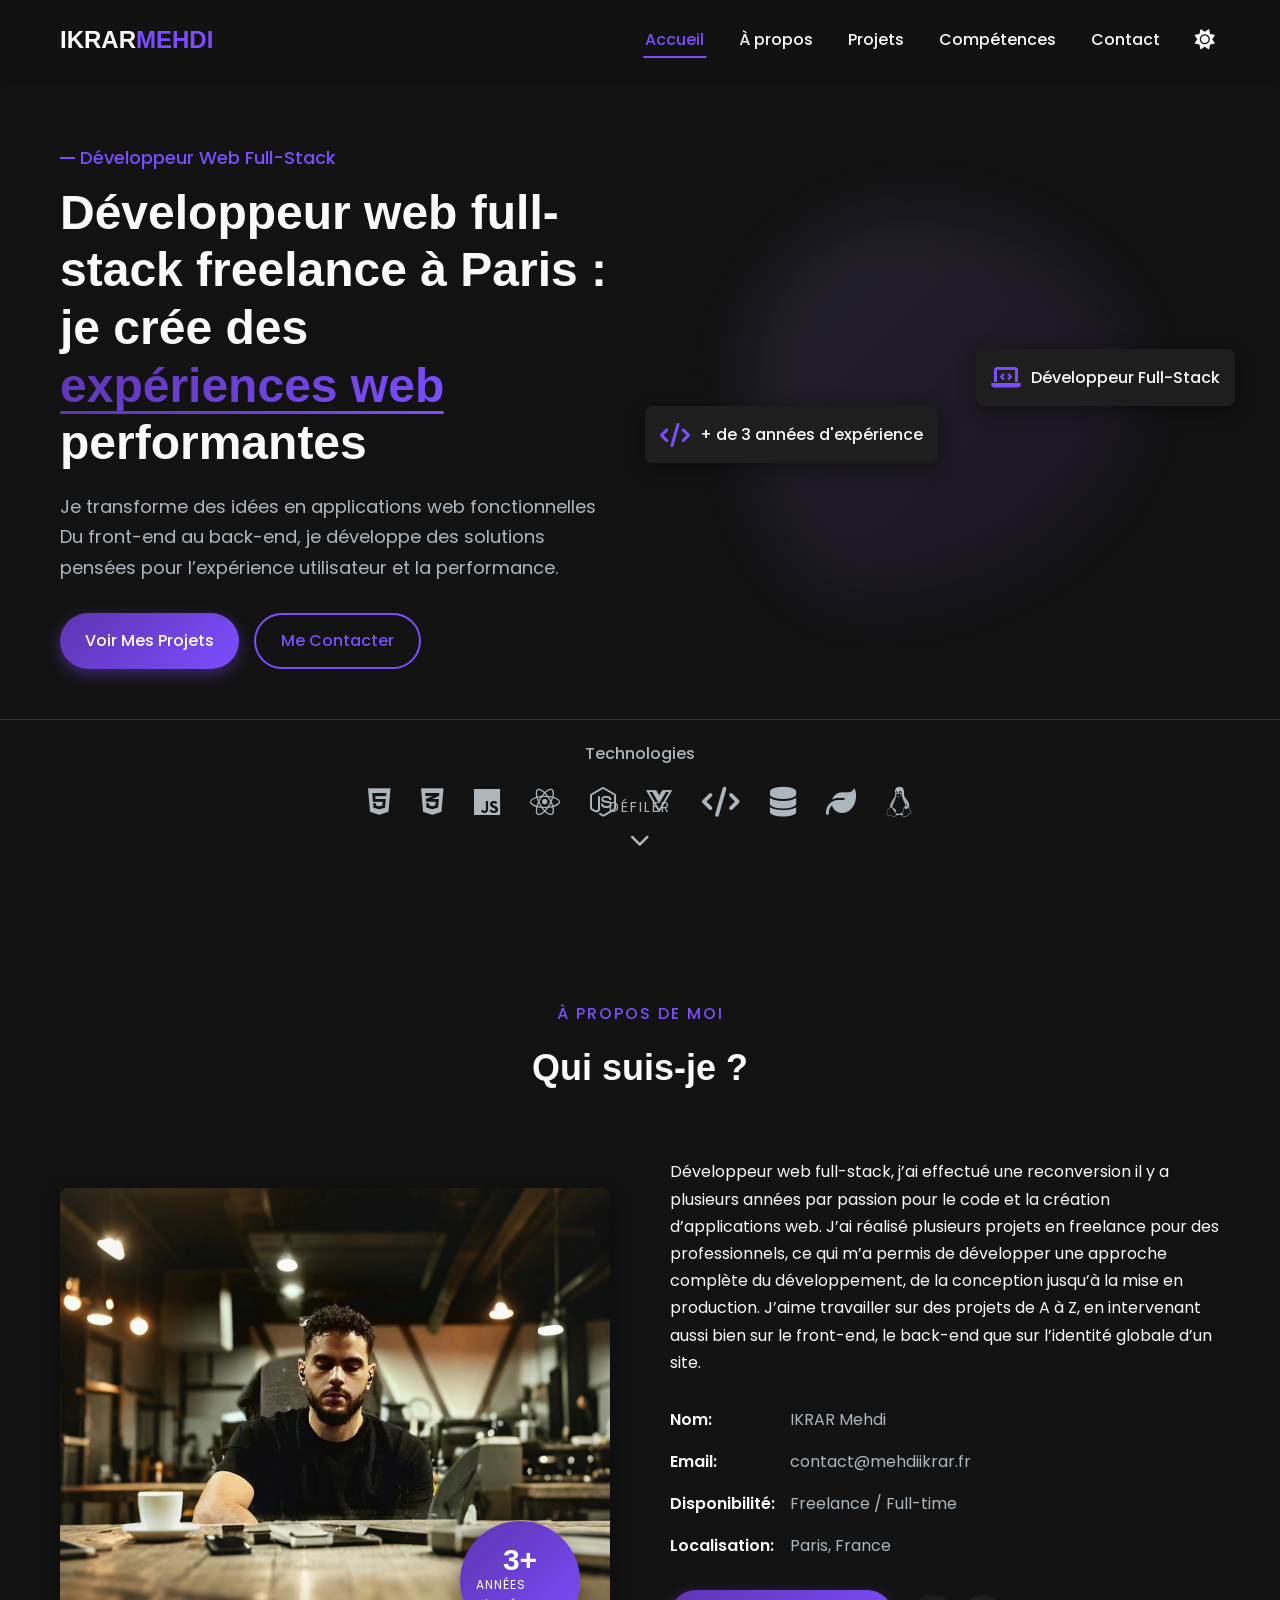
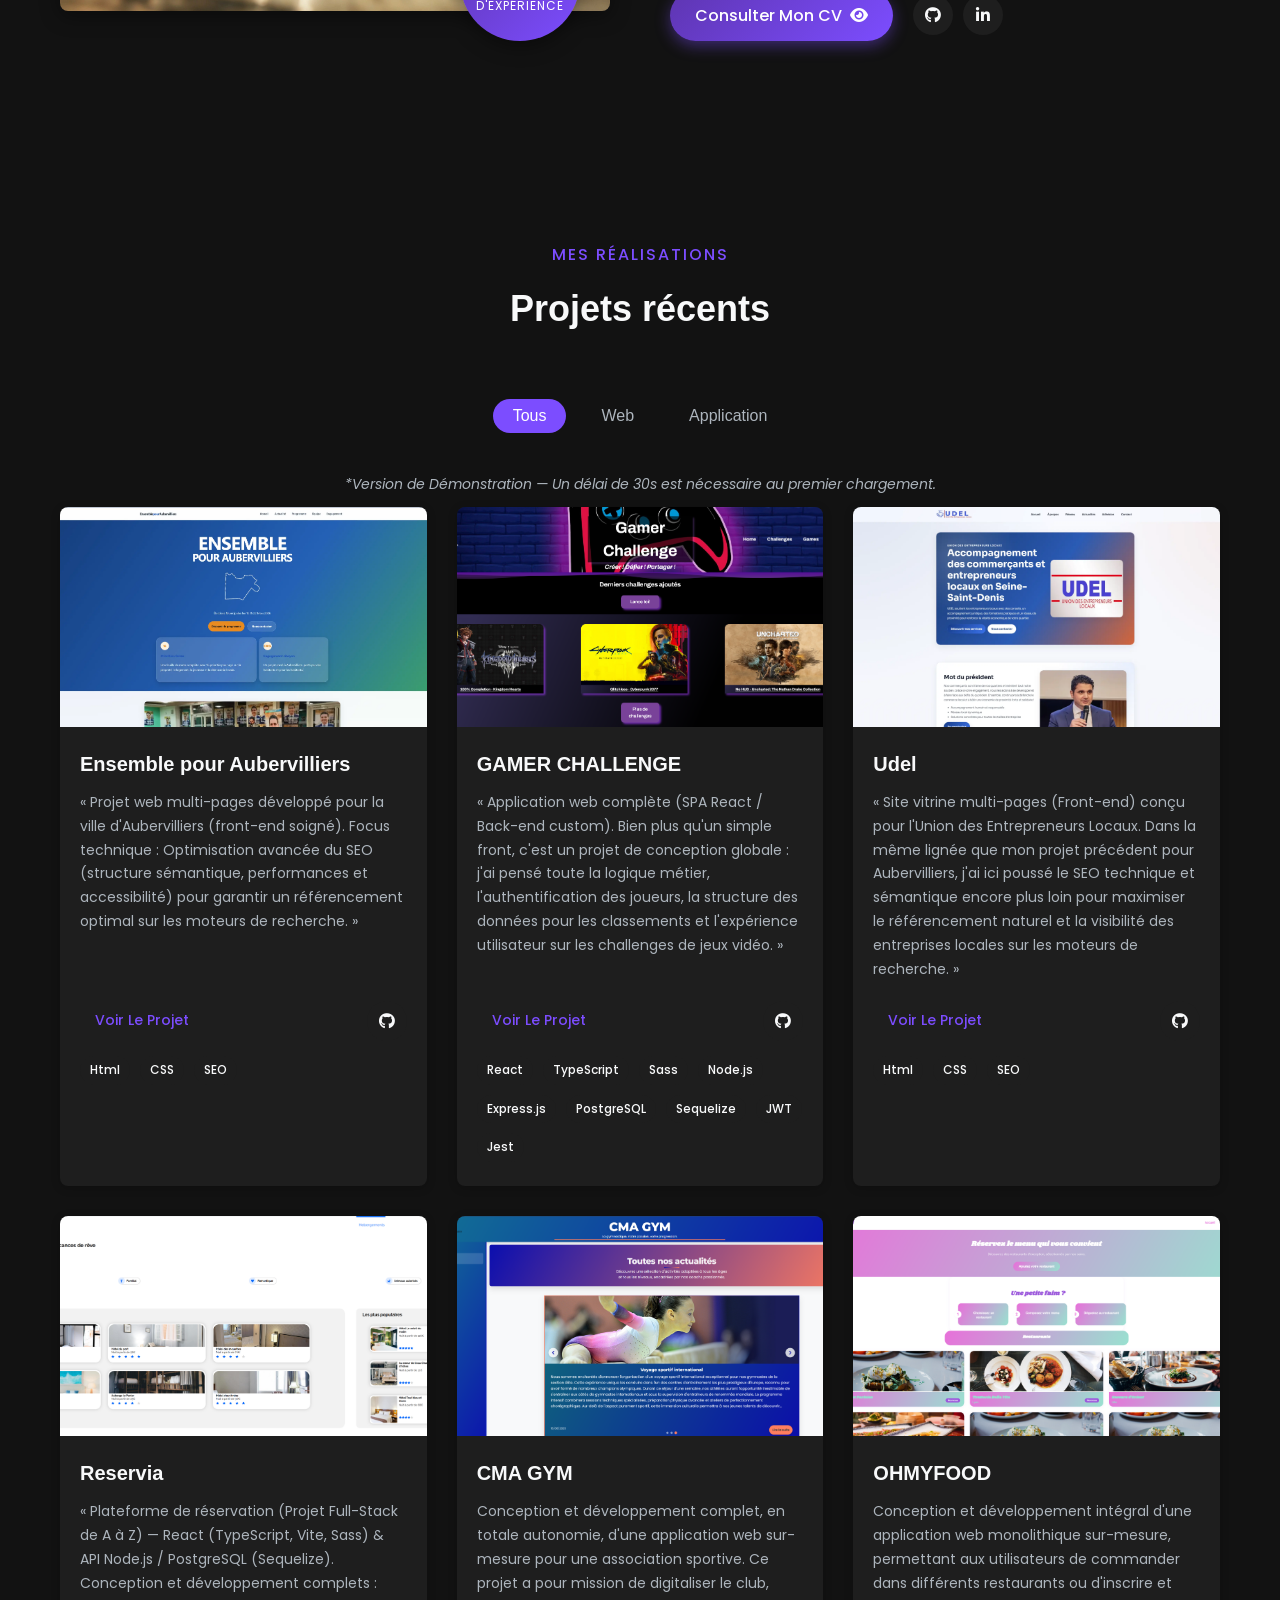
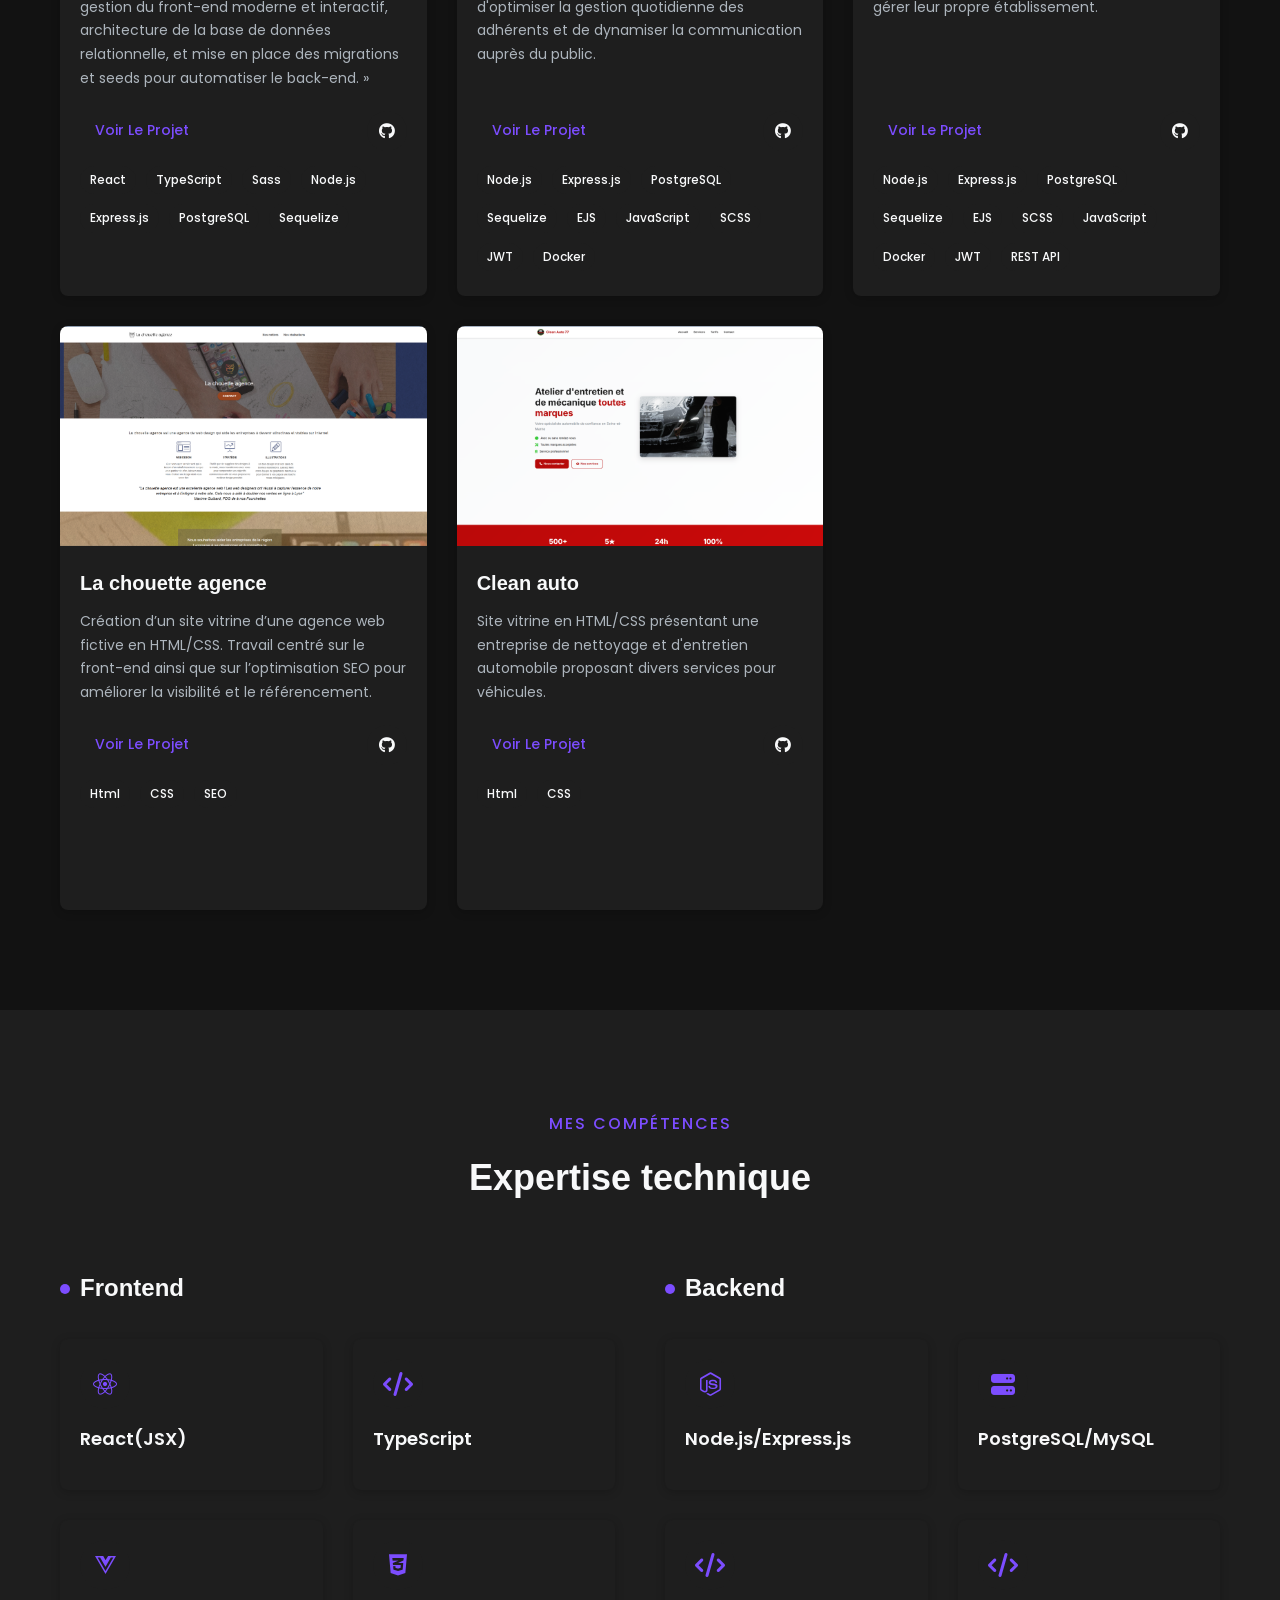
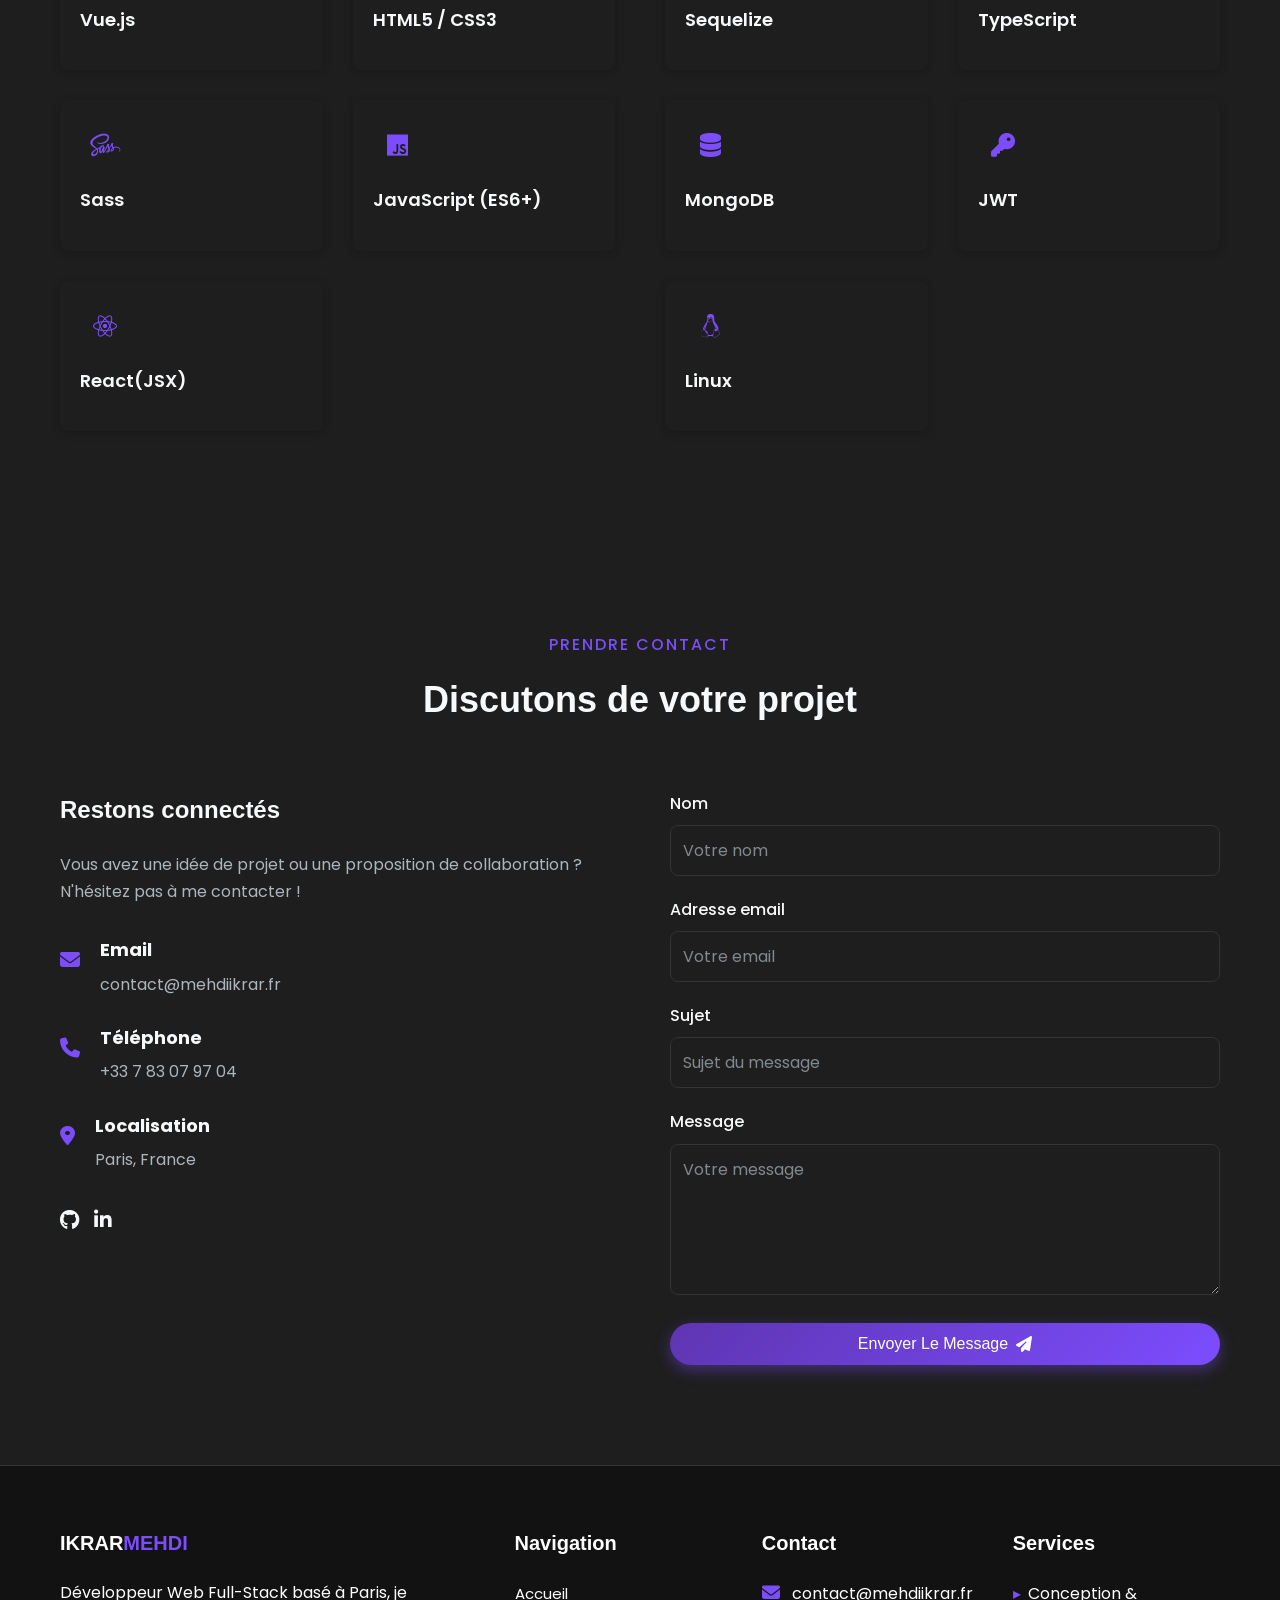
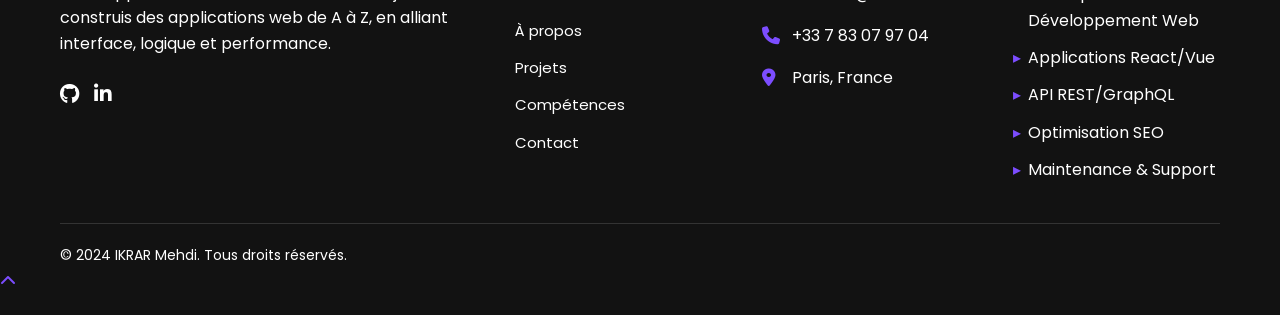
<file: index.html>
<!DOCTYPE html>
<html lang="fr">
<head>
    <meta charset="UTF-8">
    <meta name="viewport" content="width=device-width, initial-scale=1.0">
    <title>IKRAR Mehdi | Développeur Web Full-Stack Freelance à Paris</title>
    <meta name="description" content="Développeur web full-stack freelance à Paris, je crée des sites et applications web performants, responsives et optimisés SEO avec React, Node.js et PostgreSQL.">
    <meta name="robots" content="index, follow, max-image-preview:large">
    <meta name="author" content="IKRAR Mehdi">
    <link rel="canonical" href="https://mehdiikrar.fr/">

    <meta property="og:type" content="website">
    <meta property="og:locale" content="fr_FR">
    <meta property="og:site_name" content="IKRAR Mehdi - Portfolio">
    <meta property="og:title" content="IKRAR Mehdi | Développeur Web Full-Stack Freelance à Paris">
    <meta property="og:description" content="Développeur web full-stack freelance à Paris, je crée des sites et applications web performants, responsives et optimisés SEO.">
    <meta property="og:url" content="https://mehdiikrar.fr/">
    <meta property="og:image" content="https://mehdiikrar.fr/assets/image/cofee.webp">

    <meta name="twitter:card" content="summary_large_image">
    <meta name="twitter:title" content="IKRAR Mehdi | Développeur Web Full-Stack Freelance à Paris">
    <meta name="twitter:description" content="Portfolio de développeur web full-stack freelance à Paris : sites vitrines, applications web et optimisation SEO.">
    <meta name="twitter:image" content="https://mehdiikrar.fr/assets/image/cofee.webp">

    <link rel="icon" href="assets/image/favicon.svg" type="image/svg+xml">

<link rel="preconnect" href="https://fonts.googleapis.com">
<link rel="preconnect" href="https://fonts.gstatic.com" crossorigin>
<link rel="dns-prefetch" href="https://fonts.googleapis.com">
<link rel="dns-prefetch" href="https://fonts.gstatic.com">
<link href="https://fonts.googleapis.com/css2?family=Poppins:wght@300;400;500;600;700;800&display=swap" rel="stylesheet">


<link rel="stylesheet"
      href="https://cdnjs.cloudflare.com/ajax/libs/font-awesome/6.4.0/css/all.min.css"
      media="print"
      onload="this.media='all'">


<link rel="stylesheet"
      href="https://unpkg.com/aos@next/dist/aos.css"
      media="print"
      onload="this.media='all'">


<link rel="stylesheet" href="assets/css/style.css">

<script type="application/ld+json">
{
    "@context": "https://schema.org",
    "@type": "Person",
    "name": "IKRAR Mehdi",
    "url": "https://mehdiikrar.fr/",
    "jobTitle": "Développeur Web Full-Stack Freelance",
    "description": "Développeur web full-stack freelance à Paris, spécialisé en création d'applications web performantes et optimisées SEO.",
    "email": "mailto:contact@mehdiikrar.fr",
    "telephone": "+33 7 83 07 97 04",
    "address": {
        "@type": "PostalAddress",
        "addressLocality": "Paris",
        "addressCountry": "FR"
    },
    "knowsAbout": [
        "HTML5",
        "CSS3",
        "JavaScript",
        "TypeScript",
        "React",
        "Vue.js",
        "Node.js",
        "Express",
        "PostgreSQL",
        "SEO"
    ]
}
</script>

<script type="application/ld+json">
{
    "@context": "https://schema.org",
    "@type": "WebSite",
    "name": "Portfolio IKRAR Mehdi",
    "url": "https://mehdiikrar.fr/",
    "inLanguage": "fr-FR"
}
</script>

</head>
<body class="dark-mode">
    
    <header class="header">
        <div class="container">
            <div class="logo">
                <a href="index.html">
                    <span class="logo-text">IKRAR<span class="accent">MEHDI</span></span>
                </a>
            </div>
            <nav class="navbar">
                <ul class="nav-links">
                    <li><a href="#home" class="active nav-link">Accueil</a></li>
                    <li><a href="#about" class="nav-link">À propos</a></li>
                    <li><a href="#projects" class="nav-link">Projets</a></li>
                    <li><a href="#skills" class="nav-link">Compétences</a></li>
                    
                    <li><a href="#contact" class="nav-link">Contact</a></li>
                </ul>
                <div class="nav-buttons">
                    <button id="theme-toggle" aria-label="Changer de thème">
                        <i class="fas fa-sun"></i>
                    </button>
                    <button id="menu-toggle" class="hamburger" aria-label="Menu">
                        <span></span>
                        <span></span>
                        <span></span>
                    </button>
                </div>
            </nav>
        </div>
    </header>

    
    <div class="mobile-menu">
        <ul>
            <li><a href="#home" class="mobile-link">Accueil</a></li>
            <li><a href="#about" class="mobile-link">À propos</a></li>
            <li><a href="#projects" class="mobile-link">Projets</a></li>
            <li><a href="#skills" class="mobile-link">Compétences</a></li>
            <li><a href="#contact" class="mobile-link">Contact</a></li>
        </ul>
        <div class="social-links">
            <a href="https://github.com/" target="_blank" rel="noopener noreferrer" aria-label="GitHub"><i class="fab fa-github"></i></a>
            <a href="https://linkedin.com/" target="_blank" rel="noopener noreferrer" aria-label="LinkedIn"><i class="fab fa-linkedin"></i></a>
        </div>
    </div>
    <main>
    
    <section id="home" class="hero-section">
        <div class="container">
            <div class="hero-content">
                <div class="hero-text" data-aos="fade-right" data-aos-delay="200">
                    <span class="subtitle">Développeur Web Full-Stack</span>
                    <h1 class="title">Développeur web full-stack freelance à Paris : je crée des <span class="gradient-text">expériences web</span> performantes</h1>
                    <p class="description">Je transforme des idées en applications web fonctionnelles
                        Du front-end au back-end, je développe des solutions pensées pour l’expérience utilisateur et la performance.</p>
                    <div class="cta-buttons">
                        <a href="#projects" class="btn btn-primary">Voir mes projets</a>
                        <a href="#contact" class="btn btn-outline">Me contacter</a>
                    </div>
                </div>
                <div class="hero-image" data-aos="fade-up" data-aos-delay="400">
                    <div class="image-wrapper">

                        <div class="floating-card card-1">
                            <i class="fas fa-code"></i>
                            <span>+ de 3 années  d'expérience</span>
                        </div>
                        <div class="floating-card card-2">
                            <i class="fas fa-laptop-code"></i>
                            <span>Développeur Full-Stack</span>
                        </div>
                        
                        <div class="blob"></div>
                    </div>
                </div>
            </div>
            <div class="scroll-indicator">
                <span>Défiler</span>
                <i class="fas fa-chevron-down bounce"></i>
            </div>
        </div>
        <div class="tech-stack">
            <div class="tech-icons" data-aos="fade-up" data-aos-delay="600">
                <span>Technologies</span>
                <div class="icons-wrapper">
                    <i class="fab fa-html5" title="HTML5"></i>
                    <i class="fab fa-css3-alt" title="CSS"></i>
                    <i class="fab fa-js" title="JavaScript"></i>
                    <i class="fab fa-react" title="React"></i>
                    <i class="fab fa-node-js" title="Node.js"></i>
                    <i class="fab fa-vuejs" title="Vue.js"></i>
                    <i class="fas fa-code" title="TypeScript"></i>
                    <i class="fas fa-database" title="SQL (PostgreSQL, MySQL)"></i>
                    <i class="fas fa-leaf" title="MongoDB (NoSQL - JavaScript-based)"></i>
                    <i class="fa-brands fa-linux" title="Linux"></i>

                </div>
            </div>
        </div>
    </section>

    
    <section id="about" class="about-section section-padding">
        <div class="container">
            <div class="section-header" data-aos="fade-up">
                <span class="section-subtitle">À propos de moi</span>
                <h2 class="section-title">Qui suis-je ?</h2>
            </div>
            <div class="about-content">
                <div class="about-image" data-aos="fade-right" data-aos-delay="200">
                    <img src="assets/image/cofee.webp" alt="À propos de IKRAR Mehdi" width="550" height="422">
                    <div class="experience-badge">
                        <span class="years">3+</span>
                        <span class="text">Années d'expérience</span>
                    </div>
                </div>
                <div class="about-text" data-aos="fade-left" data-aos-delay="400">
                    
                    <p>Développeur web full-stack, j’ai effectué une reconversion il y a plusieurs années par passion pour le code et la création d’applications web.

                        J’ai réalisé plusieurs projets en freelance pour des professionnels, ce qui m’a permis de développer une approche complète du développement, de la conception jusqu’à la mise en production.

                        J’aime travailler sur des projets de A à Z, en intervenant aussi bien sur le front-end, le back-end que sur l’identité globale d’un site.</p>
                    <ul class="info-list">
                        <li>
                            <span class="label">Nom:</span>
                            <span class="value">IKRAR Mehdi</span>
                        </li>
                        <li>
                            <span class="label">Email:</span>
                            <span class="value">contact@mehdiikrar.fr</span>
                        </li>
                        <li>
                            <span class="label">Disponibilité:</span>
                            <span class="value">Freelance / Full-time</span>
                        </li>
                        
                        <li>
                            <span class="label">Localisation:</span>
                            <span class="value">Paris, France</span>
                        </li>
                    </ul>
                    <div class="about-btns">
                        <a href="assets/docs/CV-IKRAR.MEHDI.pdf" class="btn btn-primary" target="_blank" rel="noopener noreferrer">Consulter mon CV <i class="fas fa-eye"></i></a>                        
                        <div class="social-buttons">
                            <a href="https://github.com/" target="_blank" rel="noopener noreferrer" aria-label="GitHub" class="social-btn"><i class="fab fa-github"></i></a>
                            <a href="https://linkedin.com/" target="_blank" rel="noopener noreferrer" aria-label="LinkedIn" class="social-btn"><i class="fab fa-linkedin-in"></i></a>

                        </div>
                    </div>
                </div>
            </div>
        </div>
    </section>

    
        
    <section id="projects" class="projects-section section-padding">
        <div class="container">
            <div class="section-header" data-aos="fade-up">
                <span class="section-subtitle">Mes réalisations</span>
                <h2 class="section-title">Projets récents</h2>
            </div>
            <div class="projects-filter" data-aos="fade-up" data-aos-delay="200">
                <button class="filter-btn active" data-filter="all">Tous</button>
                <button class="filter-btn" data-filter="web">Web</button>
                <button class="filter-btn" data-filter="app">Application</button>
                

            </div>
            <p class="text-muted"><em>*Version de Démonstration — Un délai de 30s est nécessaire au premier chargement.</em></p>
            <div class="projects-grid">

                <div class="project-card" data-category="web" data-aos="fade-up" data-aos-delay="200">
                    <div class="project-img">
                        <img src="assets/image/ensemblepouraubervilliers.webp" alt="Ensemble pour Aubervilliers" width="408" height="220">
                    </div>
                    <div class="project-content">
                        
                        <h3>Ensemble pour Aubervilliers</h3>
                        <p>« Projet web multi-pages développé pour la ville d'Aubervilliers (front-end soigné).
                            Focus technique : Optimisation avancée du SEO (structure sémantique, performances et accessibilité) pour garantir un référencement optimal sur les moteurs de recherche. »</p>
                        <div class="project-links">
                            <a href="https://www.ensemblepouraubervilliers.fr/" class="btn btn-sm">Voir le projet</a>
                            <a href="https://github.com/mehdi-ikrar/garage" class="project-link" title="Code source"><i class="fab fa-github"></i></a>
                            
                        </div>
                        <div class="project-tags">
                            <span>Html</span>
                            <span>CSS</span>
                            <span>SEO</span>
                        </div>
                    </div>
                </div>

                <div class="project-card" data-category="app" data-aos="fade-up" data-aos-delay="200">
                    <div class="project-img">
                        <img src="assets/image/gamer_challenge.webp" alt="Gamer Challenge" width="443" height="220">
                    </div>
                    <div class="project-content">
                        
                        <h3>GAMER CHALLENGE</h3>
                        <p>« Application web complète (SPA React / Back-end custom).
                            Bien plus qu'un simple front, c'est un projet de conception globale : j'ai pensé toute la logique métier, l'authentification des joueurs, la structure des données pour les classements et l'expérience utilisateur sur les challenges de jeux vidéo. »</p>
                        <div class="project-links">
                            <a href="https://front-gamer-challenges-1.onrender.com/" class="btn btn-sm">Voir le projet</a>
                            <a href="https://github.com/mehdi-ikrar/front-gamer-challenges" class="project-link" title="Code source"><i class="fab fa-github"></i></a>
                            
                        </div>
                        <div class="project-tags">
                            <span>React</span>
                            <span>TypeScript</span>
                            <span>Sass</span>
                            <span>Node.js</span>
                            <span>Express.js</span>
                            <span>PostgreSQL</span>
                            <span>Sequelize</span>
                            <span>JWT</span>
                            <span>Jest</span>
                        </div>
                    </div>
                </div>

                <div class="project-card" data-category="web" data-aos="fade-up" data-aos-delay="200">
                    <div class="project-img">
                        <img src="assets/image/udel.webp" alt="udel" width="408" height="220">
                    </div>
                    <div class="project-content">
                        
                        <h3>Udel</h3>
                        <p>« Site vitrine multi-pages (Front-end) conçu pour l'Union des Entrepreneurs Locaux.
                            Dans la même lignée que mon projet précédent pour Aubervilliers, j'ai ici poussé le SEO technique et sémantique encore plus loin pour maximiser le référencement naturel et la visibilité des entreprises locales sur les moteurs de recherche. »</p>
                        <div class="project-links">
                            <a href="https://www.udel.fr" class="btn btn-sm">Voir le projet</a>
                            <a href="https://github.com/mehdi-ikrar/garage" class="project-link" title="Code source"><i class="fab fa-github"></i></a>
                            
                        </div>
                        <div class="project-tags">
                            <span>Html</span>
                            <span>CSS</span>
                            <span>SEO</span>
                        </div>
                    </div>
                </div>

                                <div class="project-card" data-category="web" data-aos="fade-up" data-aos-delay="200">
                    <div class="project-img">
                        <img src="assets/image/reservia.webp" alt="Reservia" width="565" height="220">
                    </div>
                    <div class="project-content">
                        
                        <h3>Reservia</h3>
                        <p>« Plateforme de réservation (Projet Full-Stack de A à Z) — React (TypeScript, Vite, Sass) & API Node.js / PostgreSQL (Sequelize).
                            Conception et développement complets : gestion du front-end moderne et interactif, architecture de la base de données relationnelle, et mise en place des migrations et seeds pour automatiser le back-end. »</p>
                        <div class="project-links">
                            <a href="https://reservia-front.onrender.com/" class="btn btn-sm">Voir le projet</a>
                            <a href="https://github.com/mehdi-ikrar/reservia-front" class="project-link" title="Code source"><i class="fab fa-github"></i></a>
                            
                        </div>
                        <div class="project-tags">
                            <span>React</span>
                            <span>TypeScript</span>
                            <span>Sass</span>
                            <span>Node.js</span>
                            <span>Express.js</span>
                            <span>PostgreSQL</span>
                            <span>Sequelize</span>

                        </div>
                    </div>
                    
                </div>

                <div class="project-card" data-category="app" data-aos="fade-up" data-aos-delay="300">
                    <div class="project-img">
                        <img src="assets/image/cma_gym.webp" alt="CMA Gym" width="441" height="220">
                    </div>
                    <div class="project-content">
                        
                        <h3>CMA GYM</h3>
                        <p>Conception et développement complet, en totale autonomie, d'une application web sur-mesure pour une association sportive. Ce projet a pour mission de digitaliser le club, d'optimiser la gestion quotidienne des adhérents et de dynamiser la communication auprès du public.</p>
                        <div class="project-links">
                            <a href="https://cma-gym-perso.onrender.com/" class="btn btn-sm">Voir le projet</a>
                            <a href="https://github.com/mehdi-ikrar/cma_gym_perso" class="project-link" title="Code source"><i class="fab fa-github"></i></a>
                            
                        </div>
                        <div class="project-tags">
                            <span>Node.js</span>
                            <span>Express.js</span>
                            <span>PostgreSQL</span>
                            <span>Sequelize</span>
                            <span>EJS</span>
                            <span>JavaScript</span>
                            <span>SCSS</span>
                            <span>JWT</span>
                            <span>Docker</span>
                        </div>
                    </div>
                </div>

                

                                <div class="project-card" data-category="app" data-aos="fade-up" data-aos-delay="100">
                    <div class="project-img">
                        <img src="assets/image/ohmyfood.webp" alt="OHMYFOOD" width="443" height="220">
                    </div>
                    <div class="project-content">
                        
                        <h3>OHMYFOOD</h3>
                        <p>Conception et développement intégral d'une application web monolithique sur-mesure, permettant aux utilisateurs de commander dans différents restaurants ou d'inscrire et gérer leur propre établissement.</p>
                        <div class="project-links">
                            <a href="https://ohmyfood2-0.onrender.com/" class="btn btn-sm">Voir le projet</a>
                            <a href="https://github.com/mehdi-ikrar/ohmyfood2.0" class="project-link" title="Code source"><i class="fab fa-github"></i></a>
                            
                        </div>
                        <div class="project-tags">
                            <span>Node.js</span>
                            <span>Express.js</span>
                            <span>PostgreSQL</span>
                            <span>Sequelize</span>
                            <span>EJS</span>
                            <span>SCSS</span>
                            <span>JavaScript</span>
                            <span>Docker</span>
                            <span>JWT</span>
                            <span>REST API</span>
                        </div>
                    </div>
                </div>

                

                <div class="project-card" data-category="web" data-aos="fade-up" data-aos-delay="200">
                    <div class="project-img">
                        <img src="assets/image/chouette.webp" alt="La chouette agence" width="441" height="220">
                    </div>
                    <div class="project-content">
                        
                        <h3> La chouette agence</h3>
                        <p>Création d’un site vitrine d’une agence web fictive en HTML/CSS. Travail centré sur le front-end ainsi que sur l’optimisation SEO pour améliorer la visibilité et le référencement.</p>
                        <div class="project-links">
                            <a href="https://mehdi-ikrar.github.io/portfolio_chouette-agence/" class="btn btn-sm">Voir le projet</a>
                            <a href="https://github.com/mehdi-ikrar/portfolio_chouette-agence" class="project-link" title="Code source"><i class="fab fa-github"></i></a>
                            
                        </div>
                        <div class="project-tags">
                            <span>Html</span>
                            <span>CSS</span>
                            <span>SEO</span>
                        </div>
                    </div>
                </div>

                
                
                <div class="project-card" data-category="web" data-aos="fade-up" data-aos-delay="200">
                    <div class="project-img">
                        <img src="assets/image/cleanauto.webp" alt="Clean auto" width="408" height="220">
                    </div>
                    <div class="project-content">
                        
                        <h3>Clean auto</h3>
                        <p>Site vitrine en HTML/CSS présentant une entreprise de nettoyage et d'entretien automobile proposant divers services pour véhicules.</p>
                        <div class="project-links">
                            <a href="https://mehdi-ikrar.github.io/garage/" class="btn btn-sm">Voir le projet</a>
                            <a href="https://github.com/mehdi-ikrar/garage" class="project-link" title="Code source"><i class="fab fa-github"></i></a>
                            
                        </div>
                        <div class="project-tags">
                            <span>Html</span>
                            <span>CSS</span>
                        </div>
                    </div>
                </div>



            </div>
            
        </div>
    </section>

    
    <section id="skills" class="skills-section section-padding bg-light">
        <div class="container">
            <div class="section-header" data-aos="fade-up">
                <span class="section-subtitle">Mes compétences</span>
                <h2 class="section-title">Expertise technique</h2>
            </div>
            <div class="skills-container">
                <div class="skills-category" data-aos="fade-up" data-aos-delay="200">
                    <h3>Frontend</h3>
                    <div class="skills-grid">


                         <div class="skill-item">
                            <div class="skill-icon"><i class="fab fa-react"></i></div>
                            <h4>React(JSX)</h4>

                        </div>

                        <div class="skill-item">
                            <div class="skill-icon"><i class="fas fa-code"></i></div>
                            <h4>TypeScript</h4>
                            
                        </div>

                        <div class="skill-item">
                            <div class="skill-icon"><i class="fab fa-vuejs"></i></div>
                            <h4>Vue.js</h4>
                        </div>

                        <div class="skill-item">
                            <div class="skill-icon"><i class="fab fa-css3-alt"></i></div>
                            <h4>HTML5 / CSS3</h4>
                           
                            
                        </div>
                        <div class="skill-item">
                            <div class="skill-icon"><i class="fab fa-sass"></i></div>
                            <h4>Sass</h4>
                        </div>
                        <div class="skill-item">
                            <div class="skill-icon"><i class="fab fa-js"></i></div>
                            <h4>JavaScript (ES6+)</h4>
                           
                            
                        </div>

                        <div class="skill-item">
                            <div class="skill-icon"><i class="fab fa-react"></i></div>
                            <h4>React(JSX)</h4>

                        </div>

                    </div>
                </div>
                
                <div class="skills-category" data-aos="fade-up" data-aos-delay="00">
                    <h3>Backend</h3>
                    <div class="skills-grid">
                        <div class="skill-item">
                            <div class="skill-icon"><i class="fab fa-node-js"></i></div>
                            <h4>Node.js/Express.js</h4>
                            
                            
                        </div>

                        <div class="skill-item">
                            <div class="skill-icon"><i class="fas fa-server"></i></div>
                            <h4>PostgreSQL/MySQL</h4>

                        </div>
                        <div class="skill-item">
                            <div class="skill-icon"><i class="fas fa-code"></i></div>
                            <h4>Sequelize</h4> 
                        </div>


                        <div class="skill-item">
                            <div class="skill-icon"><i class="fas fa-code"></i></div>
                            <h4>TypeScript</h4>
                            

                        </div>
                        <div class="skill-item">
                            <div class="skill-icon"><i class="fas fa-database"></i></div>
                            <h4>MongoDB</h4>

                        </div>


                        <div class="skill-item">
                            <div class="skill-icon"><i class="fas fa-key"></i></div>
                            <h4>JWT</h4>
                        </div>

                        <div class="skill-item">
                            <div class="skill-icon"><i class="fab fa-linux"></i></div>
                            <h4>Linux</h4>
                            
                        </div>
                    </div>
                </div>
            </div>
        </div>
    </section>



    
    <section id="contact" class="contact-section section-padding bg-light">
        <div class="container">
            <div class="section-header" data-aos="fade-up">
                <span class="section-subtitle">Prendre contact</span>
                <h2 class="section-title">Discutons de votre projet</h2>
            </div>
            <div class="contact-content">
                <div class="contact-info" data-aos="fade-right" data-aos-delay="200">
                    <h3>Restons connectés</h3>
                    <p>Vous avez une idée de projet ou une proposition de collaboration ? N'hésitez pas à me contacter !</p>
                    <ul class="contact-list">
                        <li>
                            <div class="icon"><i class="fas fa-envelope"></i></div>
                            <div class="content">
                                <h4>Email</h4>
                                <p>contact@mehdiikrar.fr</p>
                            </div>
                        </li>
                        <li>
                            <div class="icon"><i class="fas fa-phone"></i></div>
                            <div class="content">
                                <h4>Téléphone</h4>
                                <p>+33 7 83 07 97 04</p>
                            </div>
                        </li>
                        <li>
                            <div class="icon"><i class="fas fa-map-marker-alt"></i></div>
                            <div class="content">
                                <h4>Localisation</h4>
                                <p>Paris, France</p>
                            </div>
                        </li>
                    </ul>
                    <div class="social-links">
                        <a href="https://github.com/" target="_blank" rel="noopener noreferrer" aria-label="GitHub"><i class="fab fa-github"></i></a>
                        <a href="https://linkedin.com/" target="_blank" rel="noopener noreferrer" aria-label="LinkedIn"><i class="fab fa-linkedin-in"></i></a>

                    </div>
                </div>
                <div class="contact-form" data-aos="fade-left" data-aos-delay="400">
                    <form id="contactForm">
                        <div class="form-group">
                            <label for="name">Nom</label>
                            <input type="text" id="name" name="name" required placeholder="Votre nom">
                        </div>
                        <div class="form-group">
                            <label for="email">Adresse email</label>
                            <input type="email" id="email" name="email" required placeholder="Votre email">
                        </div>
                        <div class="form-group">
                            <label for="subject">Sujet</label>
                            <input type="text" id="subject" name="subject" required placeholder="Sujet du message">
                        </div>
                        <div class="form-group">
                            <label for="message">Message</label>
                            <textarea id="message" name="message" required placeholder="Votre message" rows="5"></textarea>
                        </div>
                        <button type="submit" class="btn btn-primary btn-block">
                            Envoyer le message
                            <i class="fas fa-paper-plane"></i>
                        </button>
                    </form>
                    <div id="form-success" class="form-success hidden">
                        <i class="fas fa-check-circle"></i>
                        <p>Votre message a été envoyé avec succès !</p>
                    </div>
                </div>
            </div>
        </div>
    </section>
    </main>
    
    <footer class="footer">
        <div class="container">
            <div class="footer-content">
                <div class="footer-section footer-about">
                    <h3>IKRAR<span class="accent">MEHDI</span></h3>
                    <p>Développeur Web Full-Stack basé à Paris, je construis des applications web de A à Z, en alliant interface, logique et performance.</p>
                    <div class="social-links">
                        <a href="https://github.com/" target="_blank" rel="noopener noreferrer" aria-label="GitHub"><i class="fab fa-github"></i></a>
                        <a href="https://www.linkedin.com/in/mehdi-ikrar-285b0b218/" target="_blank" rel="noopener noreferrer" aria-label="LinkedIn"><i class="fab fa-linkedin-in"></i></a>

                    </div>
                </div>
                
                <div class="footer-section footer-links">
                    <h3>Navigation</h3>
                    <ul>
                        <li><a href="#home">Accueil</a></li>
                        <li><a href="#about">À propos</a></li>
                        <li><a href="#projects">Projets</a></li>
                        <li><a href="#skills">Compétences</a></li>
                        <li><a href="#contact">Contact</a></li>
                    </ul>
                </div>
                
                <div class="footer-section footer-contact">
                    <h3>Contact</h3>
                    <div class="contact-item">
                        <i class="fas fa-envelope"></i>
                        <span>contact@mehdiikrar.fr</span>
                    </div>
                    <div class="contact-item">
                        <i class="fas fa-phone"></i>
                        <span>+33 7 83 07 97 04</span>
                    </div>
                    <div class="contact-item">
                        <i class="fas fa-map-marker-alt"></i>
                        <span>Paris, France</span>
                    </div>
                </div>
                
                <div class="footer-section footer-services">
                    <h3>Services</h3>
                    <ul>
                        <li>Conception & Développement Web</li>
                        <li>Applications React/Vue</li>
                        <li>API REST/GraphQL</li>
                        <li>Optimisation SEO</li>
                        <li>Maintenance & Support</li>
                    </ul>
                </div>
            </div>
            
            <div class="footer-bottom">
                <p>&copy; 2024 IKRAR Mehdi. Tous droits réservés.</p>

            </div>
        </div>
        <a href="#home" class="scroll-top" aria-label="Retour en haut de la page">
    <i class="fas fa-chevron-up"></i>
        </a>
    </footer>

    
    <script src="https://unpkg.com/aos@next/dist/aos.js"></script>
    <script src="https://cdnjs.cloudflare.com/ajax/libs/gsap/3.11.4/gsap.min.js"></script>
    <script src="assets/js/main.js"></script>
</body>
</html>
</file>
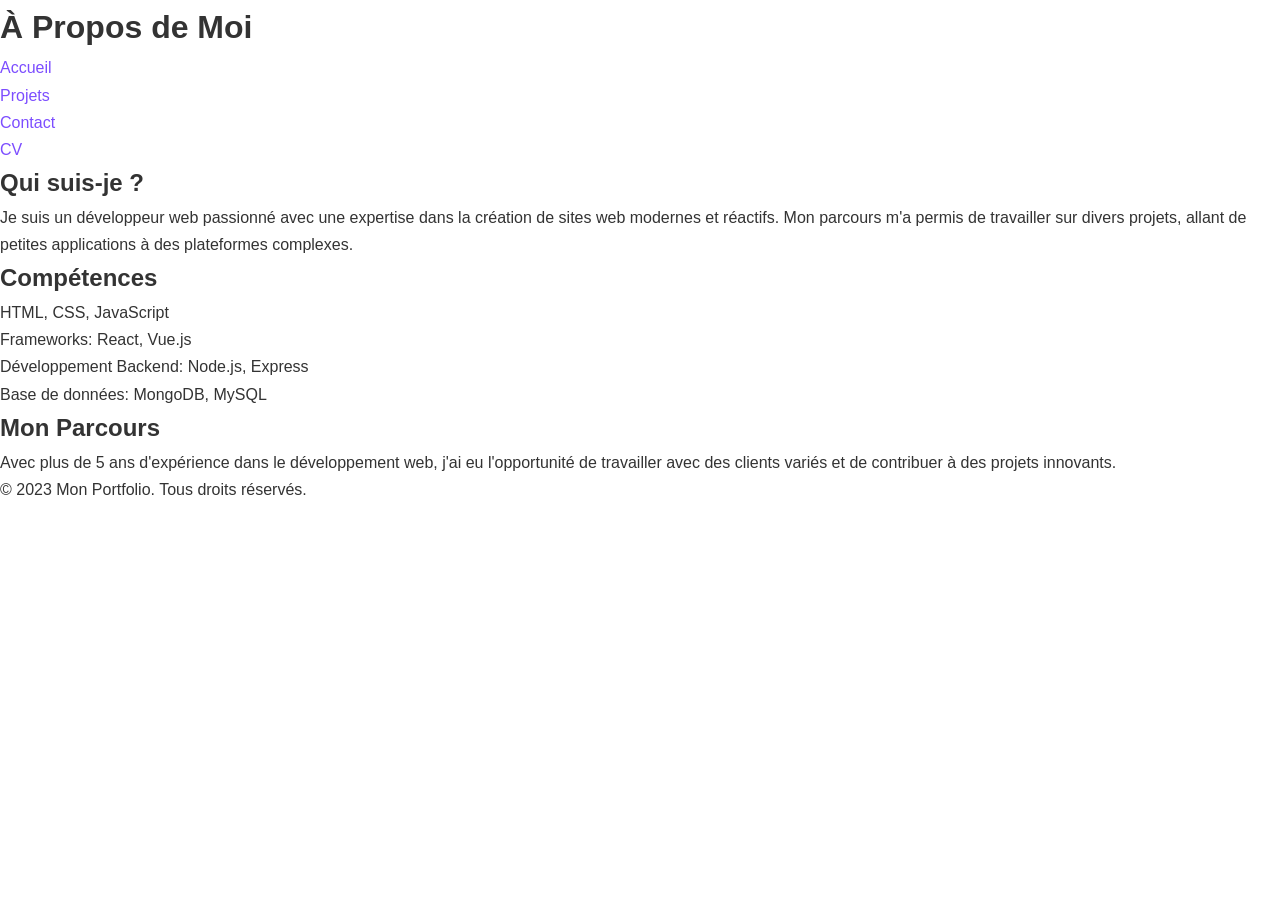
<file: about/index.html>
<!DOCTYPE html>
<html lang="fr">
<head>
    <meta charset="UTF-8">
    <meta name="viewport" content="width=device-width, initial-scale=1.0">
    <title>À Propos - Mon Portfolio</title>
    <link rel="stylesheet" href="../assets/css/style.css">
</head>
<body>
    <header>
        <h1>À Propos de Moi</h1>
        <nav>
            <ul>
                <li><a href="../index.html">Accueil</a></li>
                <li><a href="../projects/index.html">Projets</a></li>
                <li><a href="../contact/index.html">Contact</a></li>
                <li><a href="../resume/index.html">CV</a></li>
            </ul>
        </nav>
    </header>
    
    <main>
        <section class="about-me">
            <h2>Qui suis-je ?</h2>
            <p>Je suis un développeur web passionné avec une expertise dans la création de sites web modernes et réactifs. Mon parcours m'a permis de travailler sur divers projets, allant de petites applications à des plateformes complexes.</p>
        </section>

        <section class="skills">
            <h2>Compétences</h2>
            <ul>
                <li>HTML, CSS, JavaScript</li>
                <li>Frameworks: React, Vue.js</li>
                <li>Développement Backend: Node.js, Express</li>
                <li>Base de données: MongoDB, MySQL</li>
            </ul>
        </section>

        <section class="experience">
            <h2>Mon Parcours</h2>
            <p>Avec plus de 5 ans d'expérience dans le développement web, j'ai eu l'opportunité de travailler avec des clients variés et de contribuer à des projets innovants.</p>
        </section>
    </main>

    <footer>
        <p>&copy; 2023 Mon Portfolio. Tous droits réservés.</p>
    </footer>
</body>
</html>
</file>
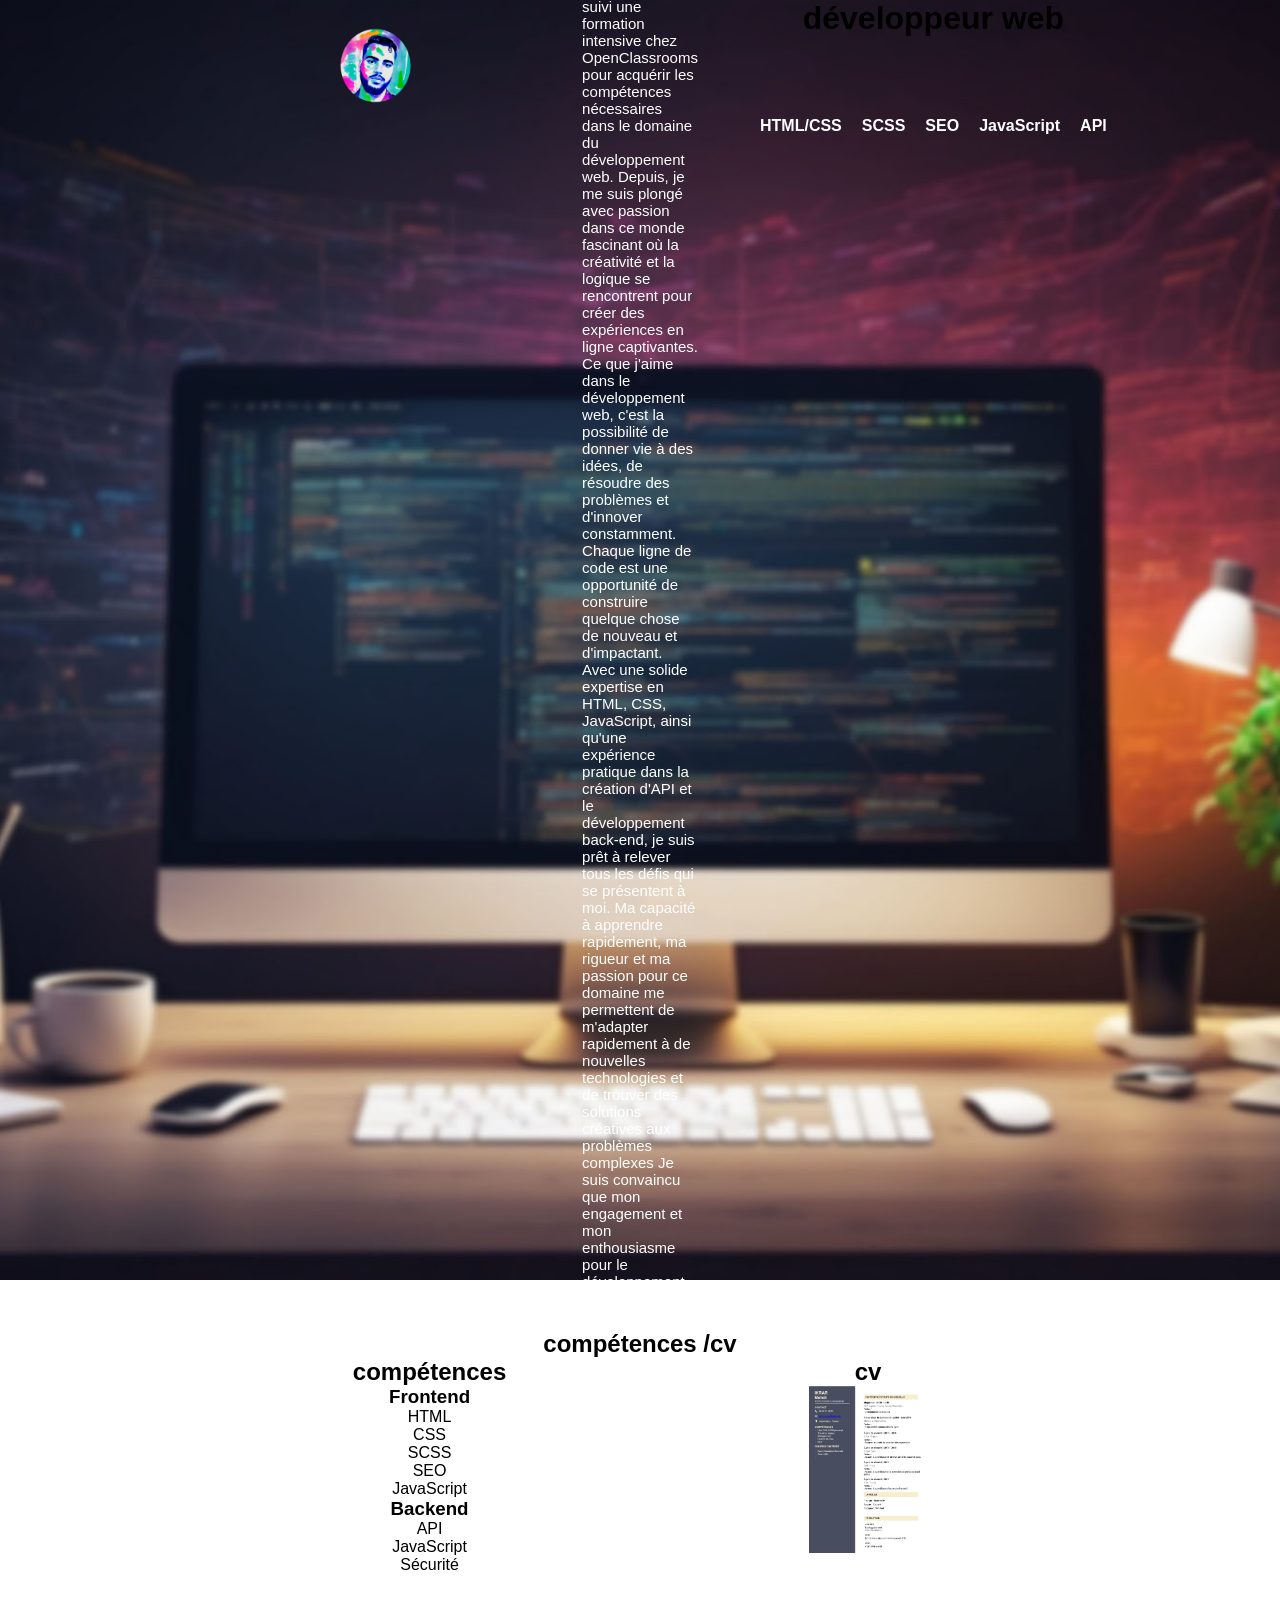
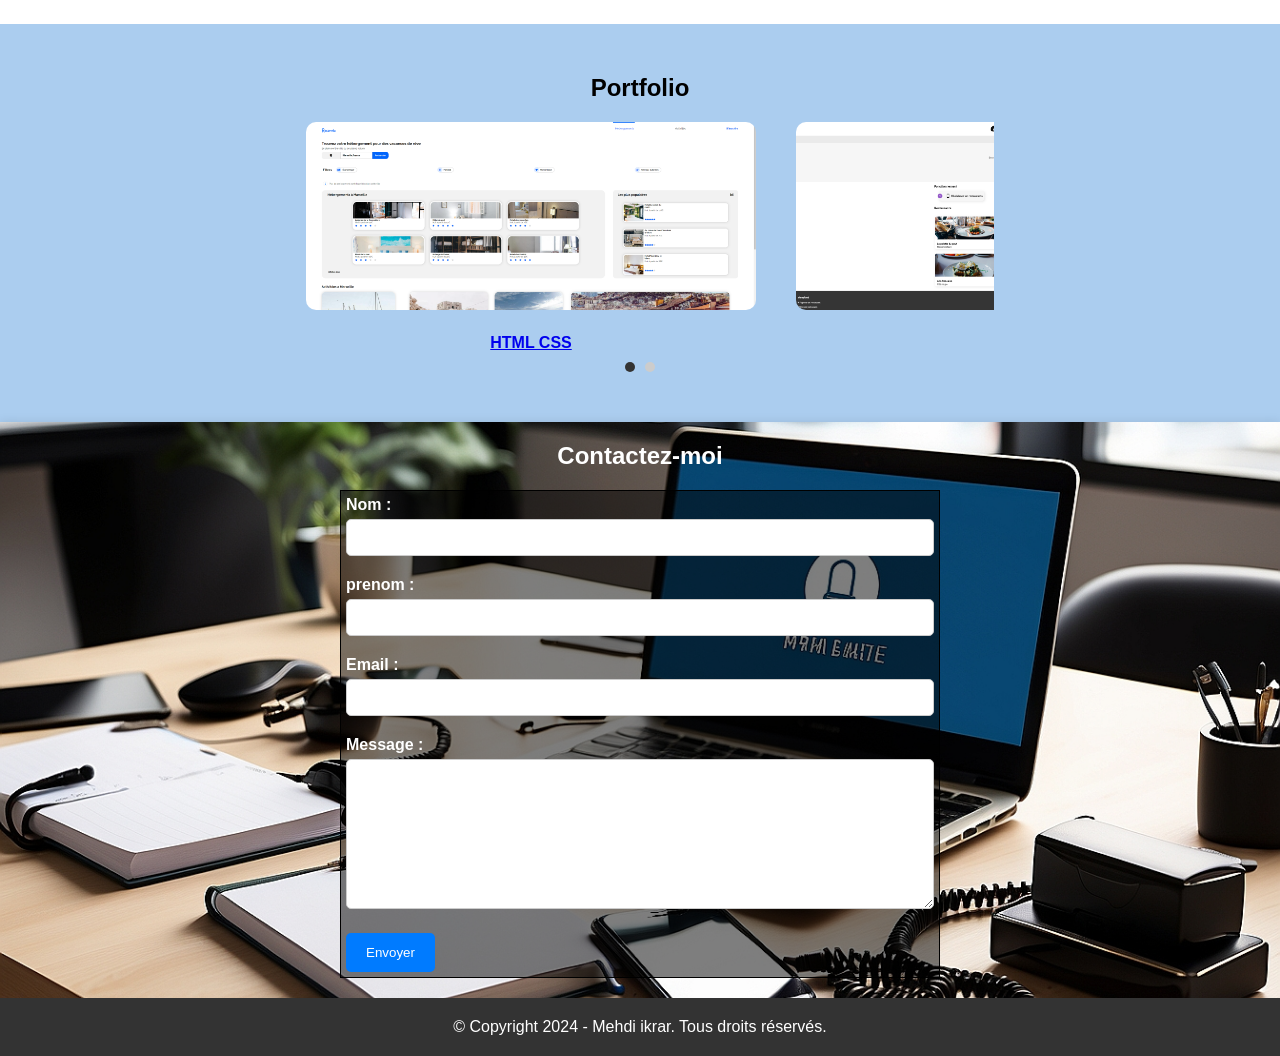
<file: frontend/html/index.html>
<!DOCTYPE html>
<html lang="en">
<head>
    <meta charset="UTF-8">
    <meta name="viewport" content="width=device-width, initial-scale=1.0">
    <title>Portfolio IKRAR Mehdi</title>
    <link rel="stylesheet" href="../style/main.css">
    <link rel="icon" href="/frontend/images/moi.png" type="image/png">
    <link rel="stylesheet" href="https://cdnjs.cloudflare.com/ajax/libs/font-awesome/5.15.4/css/all.min.css">
</head>
<body>
    <header>
        <div class="container">
            <div>
                <a href="#"><img src="../images/moi.png" alt=""></a>
            </div>
            <div id="title-container">
                <h1>développeur web</h1>
                <ul id="index">
                    <li><a href="#project-html_css">HTML/CSS</a></li>
                    <li><a href="#project-scss">SCSS</a></li>
                    <li><a href="#project-seo">SEO</a></li>
                    <li><a href="#project-javascript">JavaScript</a></li>
                    <li><a href="#project-api">API</a></li>
                </ul>
            </div>
        </div>
    </header>
    <main>
        <section id="project-description" >
            <h2>IKRAR Mehdi</h2>
            <p>Bienvenue sur mon  !
                Je suis IKRAR Mehdi, un développeur passionné qui a suivi une formation intensive chez OpenClassrooms pour acquérir les compétences nécessaires dans le domaine du développement web. Depuis, je me suis plongé avec passion dans ce monde fascinant où la créativité et la logique se rencontrent pour créer des expériences en ligne captivantes.
                Ce que j'aime dans le développement web, c'est la possibilité de donner vie à des idées, de résoudre des problèmes et d'innover constamment. Chaque ligne de code est une opportunité de construire quelque chose de nouveau et d'impactant.
                Avec une solide expertise en HTML, CSS, JavaScript, ainsi qu'une expérience pratique dans la création d'API et le développement back-end, je suis prêt à relever tous les défis qui se présentent à moi. Ma capacité à apprendre rapidement, ma rigueur et ma passion pour ce domaine me permettent de m'adapter rapidement à de nouvelles technologies et de trouver des solutions créatives aux problèmes complexes
                Je suis convaincu que mon engagement et mon enthousiasme pour le développement web peuvent apporter une réelle valeur ajoutée à votre équipe. Explorez mes projets ci-dessous et n'hésitez pas à me contacter pour discuter de la manière dont nous pouvons travailler ensemble pour concrétiser votre vision.</p>
        </section>
        <section id="cv">
            <h2>compétences /cv</h2>
            <div class="competences">
                
                <ul class="competences_liste">
                    <h2>compétences</h2>
                    <h3>Frontend</h3>
                    <li>HTML</li>
                    <li>CSS</li>
                    <li>SCSS</li>
                    <li>SEO</li>
                    <li>JavaScript</li>
                    <h3>Backend</h3>
                    <li>API</li>
                    <li>JavaScript</li>
                    <li>Sécurité</li>
                </ul>
                <div class="cv_img">
                    <h2>cv</h2>
                    <a href="../fichier/cv_ikrar_mehdi.docx" download>
                        <img src="../images/cv.jpg" alt="Télécharger CV">
                    </a>
                </div>  
            </div>
            
        </section>
        
        <section id="portfolio">
            <div id="title_portfolio">
                <h2>Portfolio</h2>
            </div>
            <div class="site">
                <div class="carousel">
                    <div class="carousel-inner">
                        <div class="carousel-item">
                            <a href="https://mehdi-ikrar.github.io/portfolio_reservia/reservia.html">
                                <img src="../images/reservia.png" alt="">
                                <figcaption>HTML CSS</figcaption>
                            </a>
                        </div>
                        <div class="carousel-item">
                            <a href="https://mehdi-ikrar.github.io/portfolio_ohmyfood/">
                                <img src="../images/ohmyfood.png" alt="">
                                <figcaption>SCSS</figcaption>
                            </a>
                        </div>
                        <div class="carousel-item">
                            <a href="https://mehdi-ikrar.github.io/portfolio_chouette-agence/">
                                <img src="../images/chouette-agence.png" alt="">
                                <figcaption>SEO</figcaption>
                            </a>
                        </div>
                        <div class="carousel-item">
                            <a href="https://mehdi-ikrar.github.io/portfolio_kanap/front/html/index.html">
                                <img src="../images/kanap.png" alt="">
                                <figcaption>JavaScript</figcaption>
                            </a>
                        </div>
                        <div class="carousel-item">
                            <a href="http://localhost:3000">
                                <img src="../images/piquanté.png" alt="">
                                <figcaption>API</figcaption>
                            </a>
                        </div>
                        <div class="carousel-item">
                            <a href="/frontend/html/index.html">
                                <img src="../images/portfolio.png" alt="">
                                <figcaption>MoN PORTFOLIO</figcaption>
                            </a>
                        </div>
                    </div>
                </div>
            </div>
            <div class="indicators"></div>
        </section>
        
        <section id="contact-form">
            <h2>Contactez-moi</h2>
            <form action="#" method="POST">
                <div class="form-group">
                    <label for="name">Nom :</label>
                    <input type="text" id="name" name="name" required>
                </div>
                <div class="form-group">
                    <label for="prenom">prenom :</label>
                    <input type="text" id="name" name="name" required>
                </div>
                <div class="form-group">
                    <label for="email">Email :</label>
                    <input type="email" id="email" name="email" required>
                </div>
                <div class="form-group">
                    <label for="message">Message :</label>
                    <textarea id="message" name="message" required></textarea>
                </div>
                <button type="submit">Envoyer</button>
            </form>
        </section>
        
    </main>

    <footer>
            <p>© Copyright 2024 - Mehdi ikrar. Tous droits réservés.</p>
    </footer>
    <script src="../js/script.js"></script>
</body>
</html>
</file>
<file: assets/css/style.css>
:root {
    --primary-color: #5e35b1;
    --accent-color: #7c4dff;
    --accent-color-light: #b9a2ff;
    --text-color: #333;
    --text-color-light: #666;
    --bg-color: #fff;
    --bg-color-light: #f8f9fa;
    --bg-color-dark: #121212;
    --card-bg: #fff;
    --border-color: #e9ecef;
    --shadow-sm: 0 2px 10px rgba(0, 0, 0, 0.05);
    --shadow-md: 0 5px 20px rgba(0, 0, 0, 0.08);
    --shadow-lg: 0 10px 30px rgba(0, 0, 0, 0.1);
    --gradient: linear-gradient(135deg, #5e35b1, #7c4dff);
    --gradient-hover: linear-gradient(135deg, #7c4dff, #5e35b1);
    --transition: all 0.3s ease;
    --radius-sm: 4px;
    --radius-md: 8px;
    --radius-lg: 16px;
    --font-family: 'Poppins', sans-serif;
    --font-family-heading: 'Space Grotesk', sans-serif;
    --nav-height: 80px;
}

body.dark-mode {
    --text-color: #f8f9fa;
    --text-color-light: #adb5bd;
    --bg-color: #121212;
    --bg-color-light: #1e1e1e;
    --card-bg: #1e1e1e;
    --border-color: #333;
    --shadow-sm: 0 2px 10px rgba(0, 0, 0, 0.2);
    --shadow-md: 0 5px 20px rgba(0, 0, 0, 0.4);
    --shadow-lg: 0 10px 30px rgba(0, 0, 0, 0.6);
}

* { margin: 0; padding: 0; box-sizing: border-box; }
html { scroll-behavior: smooth; font-size: 62.5%; }
body {
    font-family: var(--font-family);
    font-size: 1.6rem;
    line-height: 1.7;
    color: var(--text-color);
    background: var(--bg-color);
    transition: var(--transition);
    overflow-x: hidden;
}
body.no-scroll { overflow: hidden; }

a { text-decoration: none; color: var(--accent-color); transition: var(--transition); }
a:hover { color: var(--primary-color); }
img { max-width: 100%; height: auto; display: block; }
ul { list-style: none; }

.container { width: 100%; max-width: 1200px; margin: 0 auto; padding: 0 2rem; }
.section-padding { padding: 10rem 0; }
.bg-light { background: var(--bg-color-light); }
.accent { color: var(--accent-color); }
.hidden { display: none !important; }

.header {
    position: fixed;
    inset: 0 0 auto 0;
    height: var(--nav-height);
    background: rgba(255, 255, 255, 0.95);
    backdrop-filter: blur(10px);
    box-shadow: var(--shadow-sm);
    z-index: 100;
    transition: var(--transition);
}
body.dark-mode .header { background: rgba(18, 18, 18, 0.95); }
.header .container { display: flex; justify-content: space-between; align-items: center; height: 100%; }

.logo { display: flex; align-items: center; font-family: var(--font-family-heading); }
.logo-text { font-size: 2.4rem; font-weight: 700; color: var(--text-color); }

.navbar { display: flex; align-items: center; gap: 2rem; }
.nav-links { display: flex; gap: 1.5rem; }
.nav-link {
    font-weight: 500;
    color: var(--text-color);
    padding: 0.5rem 1rem;
    border-radius: var(--radius-sm);
    position: relative;
    transition: var(--transition);
}
.nav-link:hover, .nav-link.active { color: var(--accent-color); }
.nav-link::after {
    content: '';
    position: absolute;
    width: 0;
    height: 2px;
    bottom: -2px;
    left: 50%;
    transform: translateX(-50%);
    background: var(--accent-color);
    transition: var(--transition);
}
.nav-link:hover::after, .nav-link.active::after { width: 80%; }

.nav-buttons { display: flex; align-items: center; gap: 1.5rem; }
#theme-toggle {
    background: none;
    border: 0;
    color: var(--text-color);
    font-size: 2rem;
    cursor: pointer;
    padding: 0.5rem;
    transition: var(--transition);
}
#theme-toggle:hover { color: var(--accent-color); transform: rotate(30deg); }

.hamburger { display: none; background: none; border: 0; cursor: pointer; padding: 0.5rem; z-index: 101; }
.hamburger span {
    display: block;
    width: 30px;
    height: 3px;
    background: var(--text-color);
    margin: 5px 0;
    border-radius: 3px;
    transition: var(--transition);
}
.hamburger.active span:nth-child(1) { transform: rotate(45deg) translate(7px, 7px); }
.hamburger.active span:nth-child(2) { opacity: 0; }
.hamburger.active span:nth-child(3) { transform: rotate(-45deg) translate(7px, -7px); }

.mobile-menu {
    position: fixed;
    top: 0;
    right: -100%;
    width: 80%;
    max-width: 400px;
    height: 100vh;
    background: var(--bg-color);
    box-shadow: var(--shadow-lg);
    z-index: 99;
    display: flex;
    flex-direction: column;
    justify-content: center;
    align-items: center;
    gap: 4rem;
    padding: 2rem;
    transition: right 0.4s cubic-bezier(0.77, 0, 0.175, 1);
}
.mobile-menu.active { right: 0; }
.mobile-menu ul { display: flex; flex-direction: column; gap: 2rem; text-align: center; }
.mobile-menu a { font-size: 2rem; font-weight: 500; color: var(--text-color); transition: var(--transition); }
.mobile-menu a:hover, .mobile-menu a.active { color: var(--accent-color); }

.social-links { display: flex; gap: 1.5rem; margin-top: 2rem; }
.social-links a { font-size: 2rem; color: var(--text-color); transition: var(--transition); }
.social-links a:hover { color: var(--accent-color); transform: translateY(-3px); }

.hero-section {
    min-height: 100vh;
    display: flex;
    flex-direction: column;
    justify-content: center;
    align-items: center;
    padding-top: var(--nav-height);
    position: relative;
    overflow: hidden;
}
.hero-content { display: flex; align-items: center; justify-content: space-between; gap: 4rem; margin-bottom: 5rem; }
.hero-text, .hero-image { flex: 1; }
.hero-image { position: relative; }

.subtitle {
    display: inline-block;
    font-weight: 500;
    color: var(--accent-color);
    margin-bottom: 1rem;
    font-size: 1.8rem;
    position: relative;
    padding-left: 2rem;
}
.subtitle::before {
    content: '';
    position: absolute;
    left: 0;
    top: 50%;
    width: 1.5rem;
    height: 2px;
    background: var(--accent-color);
    transform: translateY(-50%);
}

.hero-section .title {
    font-size: 4.8rem;
    font-weight: 700;
    line-height: 1.2;
    margin-bottom: 2rem;
    font-family: var(--font-family-heading);
}
.gradient-text {
    background: var(--gradient);
    -webkit-background-clip: text;
    background-clip: text;
    color: transparent;
    display: inline-block;
    position: relative;
}
.gradient-text::after { content: ''; position: absolute; inset: auto 0 0 0; height: 3px; background: var(--gradient); border-radius: 10px; }

.description { font-size: 1.8rem; color: var(--text-color-light); margin-bottom: 3rem; max-width: 600px; }
.cta-buttons { display: flex; gap: 1.5rem; flex-wrap: wrap; }

.btn {
    display: inline-flex;
    align-items: center;
    justify-content: center;
    gap: 0.8rem;
    padding: 1.2rem 2.5rem;
    border-radius: 5rem;
    font-weight: 500;
    text-transform: capitalize;
    transition: var(--transition);
    font-size: 1.6rem;
    cursor: pointer;
    border: 0;
}
.btn-primary {
    background: var(--gradient);
    color: #fff;
    box-shadow: 0 5px 15px rgba(124, 77, 255, 0.4);
}
.btn-primary:hover {
    background: var(--gradient-hover);
    transform: translateY(-3px);
    box-shadow: 0 8px 20px rgba(124, 77, 255, 0.5);
    color: #fff;
}
.btn-outline { border: 2px solid var(--accent-color); color: var(--accent-color); background: transparent; }
.btn-outline:hover { background: var(--accent-color); color: #fff; transform: translateY(-3px); }
.btn-sm { padding: 0.8rem 1.5rem; font-size: 1.4rem; }
.btn-block { width: 100%; }

.image-wrapper { position: relative; width: 100%; height: 100%; }
.floating-card {
    position: absolute;
    background: var(--card-bg);
    border-radius: var(--radius-md);
    padding: 1.5rem;
    box-shadow: var(--shadow-md);
    display: flex;
    align-items: center;
    gap: 1rem;
}
.floating-card i { font-size: 2.4rem; color: var(--accent-color); }
.floating-card span { font-weight: 500; }
.floating-card.card-1 { top: 20%; left: -15px; animation: float 3s ease-in-out infinite; z-index: 1; }
.floating-card.card-2 { bottom: 20%; right: -15px; animation: float 4s ease-in-out infinite reverse; }
.floating-card.card-3 { top: 50%; left: 50%; transform: translate(-50%, -50%); animation: floatCenter 3.5s ease-in-out infinite; }

@keyframes float { 0%, 100% { transform: translateY(0); } 50% { transform: translateY(-10px); } }
@keyframes floatCenter {
    0%, 100% { transform: translate(-50%, -50%) translateY(0); }
    50% { transform: translate(-50%, -50%) translateY(-10px); }
}

.blob {
    position: absolute;
    top: 50%;
    left: 50%;
    transform: translate(-50%, -50%);
    width: 400px;
    height: 400px;
    background: linear-gradient(135deg, var(--accent-color-light), var(--primary-color));
    border-radius: 42% 58% 70% 30% / 45% 45% 55% 55%;
    filter: blur(30px);
    opacity: 0.1;
    z-index: -1;
    animation: blob 10s linear infinite;
}
@keyframes blob {
    0% { border-radius: 42% 58% 70% 30% / 45% 45% 55% 55%; }
    25% { border-radius: 45% 55% 65% 35% / 40% 50% 50% 60%; }
    50% { border-radius: 50% 50% 55% 45% / 45% 55% 45% 55%; }
    75% { border-radius: 55% 45% 45% 55% / 55% 45% 55% 45%; }
    100% { border-radius: 42% 58% 70% 30% / 45% 45% 55% 55%; }
}

.scroll-indicator {
    position: absolute;
    bottom: 5rem;
    left: 50%;
    transform: translateX(-50%);
    display: flex;
    flex-direction: column;
    align-items: center;
    gap: 1rem;
    opacity: 0.7;
}
.scroll-indicator span { font-size: 1.4rem; text-transform: uppercase; letter-spacing: 2px; }
.scroll-indicator i { font-size: 2rem; }
.bounce { animation: bounce 2s infinite; }
@keyframes bounce {
    0%, 20%, 50%, 80%, 100% { transform: translateY(0); }
    40% { transform: translateY(-20px); }
    60% { transform: translateY(-10px); }
}

.tech-stack { width: 100%; padding: 2rem 0; border-top: 1px solid var(--border-color); }
.tech-icons { display: flex; flex-direction: column; align-items: center; gap: 2rem; }
.tech-icons span { font-weight: 500; color: var(--text-color-light); }
.icons-wrapper { display: flex; justify-content: center; flex-wrap: wrap; gap: 3rem; }
.icons-wrapper i { font-size: 3rem; color: var(--text-color-light); transition: var(--transition); }
.icons-wrapper i:hover { color: var(--accent-color); transform: scale(1.2); }

.section-header { text-align: center; margin-bottom: 6rem; }
.section-subtitle {
    display: inline-block;
    font-weight: 500;
    color: var(--accent-color);
    margin-bottom: 1rem;
    font-size: 1.6rem;
    text-transform: uppercase;
    letter-spacing: 2px;
}
.section-title {
    font-size: 3.6rem;
    font-weight: 700;
    color: var(--text-color);
    margin-bottom: 1.5rem;
    font-family: var(--font-family-heading);
}

.about-content { display: flex; align-items: center; gap: 6rem; }
.about-image { flex: 1; position: relative; }
.about-image img { border-radius: var(--radius-md); box-shadow: var(--shadow-md); transition: var(--transition); }
.about-image img:hover { transform: translateY(-10px); box-shadow: var(--shadow-lg); }
.experience-badge {
    position: absolute;
    bottom: -30px;
    right: 30px;
    background: var(--gradient);
    color: #fff;
    border-radius: 50%;
    width: 120px;
    height: 120px;
    display: flex;
    flex-direction: column;
    justify-content: center;
    align-items: center;
    box-shadow: var(--shadow-md);
    padding: 3.5rem;
}
.experience-badge .years { font-size: 3rem; font-weight: 700; line-height: 1; font-family: var(--font-family-heading); }
.experience-badge .text { font-size: 1.2rem; text-transform: uppercase; letter-spacing: 1px; }
.about-text { flex: 1; }
.lead { font-size: 2rem; margin-bottom: 2rem; font-weight: 500; }
.info-list { margin: 3rem 0; }
.info-list li { display: flex; margin-bottom: 1.5rem; }
.info-list .label { min-width: 120px; font-weight: 600; color: var(--text-color); }
.info-list .value { color: var(--text-color-light); }
.about-btns { display: flex; align-items: center; gap: 2rem; }
.social-buttons { display: flex; gap: 1rem; }
.social-btn {
    width: 40px;
    height: 40px;
    border-radius: 50%;
    background: var(--bg-color-light);
    display: flex;
    align-items: center;
    justify-content: center;
    color: var(--text-color);
    transition: var(--transition);
}
.social-btn:hover { background: var(--accent-color); color: #fff; transform: translateY(-5px); }

.skills-container { display: flex; flex-wrap: wrap; gap: 5rem; }
.skills-category { flex: 1; min-width: 300px; }
.skills-category h3 {
    font-size: 2.4rem;
    margin-bottom: 3rem;
    position: relative;
    padding-left: 2rem;
    font-family: var(--font-family-heading);
    display: inline-block;
}
.skills-category h3::before {
    content: '';
    position: absolute;
    left: 0;
    top: 50%;
    width: 10px;
    height: 10px;
    border-radius: 50%;
    background: var(--accent-color);
    transform: translateY(-50%);
}
.skills-grid { display: grid; grid-template-columns: repeat(auto-fill, minmax(250px, 1fr)); gap: 3rem; }
.skill-item {
    background: var(--card-bg);
    border-radius: var(--radius-md);
    padding: 2rem;
    box-shadow: var(--shadow-sm);
    transition: var(--transition);
}
.skill-item:hover { transform: translateY(-5px); box-shadow: var(--shadow-md); }
.skill-icon {
    width: 50px;
    height: 50px;
    border-radius: 50%;
    background: var(--bg-color-light);
    display: flex;
    align-items: center;
    justify-content: center;
    margin-bottom: 1.5rem;
    font-size: 2.4rem;
    color: var(--accent-color);
    transition: var(--transition);
}
.skill-item:hover .skill-icon { background: var(--accent-color); color: #fff; }
.skill-item h4 { margin-bottom: 1.5rem; font-weight: 600; font-size: 1.8rem; }

.projects-filter { display: flex; justify-content: center; flex-wrap: wrap; gap: 1.5rem; margin-bottom: 4rem; }
.filter-btn {
    border: 0;
    background: none;
    padding: 0.8rem 2rem;
    font-size: 1.6rem;
    font-weight: 500;
    color: var(--text-color-light);
    cursor: pointer;
    transition: var(--transition);
    border-radius: 3rem;
}
.filter-btn.active, .filter-btn:hover { background: var(--accent-color); color: #fff; }
.projects-grid { display: grid; grid-template-columns: repeat(auto-fill, minmax(320px, 1fr)); gap: 3rem; }
.project-card {
    background: var(--card-bg);
    border-radius: var(--radius-md);
    overflow: hidden;
    box-shadow: var(--shadow-sm);
    transition: var(--transition);
    display: flex;
    flex-direction: column;
}
.project-card:hover { transform: translateY(-10px) scale(1.03) !important; box-shadow: var(--shadow-lg); }
.project-img { position: relative; overflow: hidden; height: 220px; }
.project-img img { width: 100%; height: 100%; object-fit: cover; transition: var(--transition); }
.project-content { padding: 2rem; flex: 1; display: flex; flex-direction: column; }
.project-content h3 { font-size: 2rem; margin-bottom: 1rem; font-family: var(--font-family-heading); }
.project-content p { color: var(--text-color-light); margin-bottom: 2rem; font-size: 1.4rem; }
.project-links { display: flex; align-items: center; justify-content: space-between; margin-top: auto; padding-bottom: 1.5rem; }
.project-tags { display: flex; flex-wrap: wrap; align-content: flex-start; gap: 1rem; min-height: 11rem; }
.project-tags span {
    background: var(--bg-color-light);
    color: var(--text-color);
    padding: 0.4rem 1rem;
    border-radius: 3rem;
    font-size: 1.2rem;
    font-weight: 500;
}
.project-link {
    width: 40px;
    height: 40px;
    border-radius: 50%;
    background: var(--bg-color-light);
    display: flex;
    align-items: center;
    justify-content: center;
    color: var(--text-color);
    transition: var(--transition);
}
.project-link:hover { background: var(--accent-color); color: #fff; transform: translateY(-3px); }

.contact-content { display: flex; gap: 6rem; }
.contact-info, .contact-form { flex: 1; }
.contact-info h3 { font-size: 2.4rem; margin-bottom: 2rem; font-family: var(--font-family-heading); }
.contact-info p { margin-bottom: 3rem; color: var(--text-color-light); }
.contact-list { margin-bottom: 3rem; }
.contact-list li { display: flex; gap: 2rem; margin-bottom: 2.5rem; }
.contact-list .icon {
    height: 50px;
    border-radius: 50%;
    background: var(--bg-color-light);
    display: flex;
    align-items: center;
    justify-content: center;
    font-size: 2rem;
    color: var(--accent-color);
    flex-shrink: 0;
}
.contact-list h4 { font-size: 1.8rem; margin-bottom: 0.5rem; }
.contact-list p { margin-bottom: 0; color: var(--text-color-light); }

.form-group { margin-bottom: 2rem; }
.form-group label { display: block; margin-bottom: 0.8rem; font-weight: 500; }
.form-group input, .form-group textarea {
    width: 100%;
    padding: 1.2rem;
    border: 1px solid var(--border-color);
    border-radius: var(--radius-md);
    background: var(--bg-color);
    color: var(--text-color);
    font-family: var(--font-family);
    font-size: 1.6rem;
    transition: var(--transition);
}
.form-group input:focus, .form-group textarea:focus {
    outline: none;
    border-color: var(--accent-color);
    box-shadow: 0 0 0 3px rgba(124, 77, 255, 0.1);
}
.form-group textarea { resize: vertical; }
.form-group input::placeholder, .form-group textarea::placeholder { color: var(--text-color-light); opacity: 0.7; }
body.dark-mode .form-group input, body.dark-mode .form-group textarea { background: var(--bg-color-light); }

.footer { background: var(--bg-color-dark); color: #fff; padding: 6rem 0 2rem; border-top: 1px solid var(--border-color); }
.footer-content { display: grid; grid-template-columns: 2fr 1fr 1fr 1fr; gap: 4rem; margin-bottom: 4rem; }
.footer-section h3 {
    color: #fff;
    font-size: 2rem;
    font-weight: 600;
    margin-bottom: 2rem;
    font-family: var(--font-family-heading);
}
.footer-about p { margin-bottom: 2rem; line-height: 1.6; color: #fff; }
.footer-about .social-links { margin-top: 2rem; margin-bottom: 0; }
.footer-links ul { display: flex; flex-direction: column; gap: 1rem; }
.footer-links a { color: #fff; transition: var(--transition); font-size: 1.5rem; }
.footer-links a:hover { color: var(--accent-color); padding-left: 0.5rem; }
.footer-contact .contact-item { display: flex; align-items: center; gap: 1rem; margin-bottom: 1.5rem; }
.footer-contact .contact-item i { color: var(--accent-color); font-size: 1.8rem; width: 20px; }
.footer-contact .contact-item span { color: #fff; }
.footer-services ul { display: flex; flex-direction: column; gap: 1rem; }
.footer-services li { position: relative; padding-left: 1.5rem; color: #fff; }
.footer-services li::before { content: '▸'; position: absolute; left: 0; color: var(--accent-color); }
.footer-bottom { padding-top: 2rem; border-top: 1px solid var(--border-color); display: flex; justify-content: space-between; align-items: center; flex-wrap: wrap; gap: 2rem; }
.footer-bottom p { margin: 0; font-size: 1.4rem; color: #fff; }
.footer .social-links a { color: #fff; }
.footer .social-links a:hover { color: var(--accent-color); }

.project-card.show { animation: fadeInUp 0.6s ease forwards; }
@keyframes fadeInUp { from { opacity: 0; transform: translateY(30px); } to { opacity: 1; transform: translateY(0); } }

@media (max-width: 1024px) {
    .container { padding: 0 1.5rem; }
    .hero-content { flex-direction: column; text-align: center; gap: 3rem; }
    .about-content { flex-direction: column; gap: 4rem; }
    .contact-content { flex-direction: column; gap: 4rem; }
    .skills-container { gap: 3rem; }
    .footer-content { grid-template-columns: 1fr 1fr; gap: 3rem; }
}

@media (max-width: 768px) {
    [data-aos] { transform: none !important; opacity: 1 !important; transition: none !important; }
    .hamburger { display: block; }
    .nav-links, .nav-buttons #theme-toggle { display: none; }
    .hero-section .title { font-size: 3.6rem; }
    .section-title { font-size: 2.8rem; }
    .description { font-size: 1.6rem; }
    .cta-buttons { justify-content: center; }
    .floating-card.card-1 { left: 10px; }
    .floating-card.card-2 { right: 10px; }
    .projects-grid { grid-template-columns: 1fr; }
    .skills-grid { grid-template-columns: 1fr; }
    .icons-wrapper { gap: 2rem; }
    .icons-wrapper i { font-size: 2.5rem; }
    .tech-stack { padding: 1.5rem 0; }
    .footer { padding: 4rem 0 2rem; }
    .footer-content { grid-template-columns: 1fr; gap: 3rem; text-align: center; }
    .footer-bottom { flex-direction: column; text-align: center; gap: 1rem; }
}

@media (max-width: 480px) {
    html { font-size: 55%; }
    .section-padding { padding: 6rem 0; }
    .hero-section .title { font-size: 3rem; }
    .subtitle { font-size: 1.6rem; }
    .btn { padding: 1rem 2rem; font-size: 1.4rem; }
    .cta-buttons { flex-direction: column; align-items: center; }
    .floating-card { display: none; }
    .experience-badge { position: static; margin: 2rem auto; }
    .mobile-menu { width: 100%; }
    .footer { padding: 3rem 0 1.5rem; }
    .footer-content { gap: 2rem; }
    .footer-section h3 { font-size: 1.8rem; }
}

@media (prefers-reduced-motion: reduce) {
    * {
        animation-duration: 0.01ms !important;
        animation-iteration-count: 1 !important;
        transition-duration: 0.01ms !important;
        scroll-behavior: auto !important;
    }
}

.text-muted { 
    color: var(--text-color-light); font-size: 1.4rem; margin-top: 1rem; 
    display: block; text-align: center; font-style: italic;
    margin-bottom: 1rem;
}
</file>
<file: frontend/style/main.css>
@charset "UTF-8";
* {
  margin: 0;
  padding: 0;
  box-sizing: border-box;
}

body {
  font-family: "Segoe UI", Tahoma, Geneva, Verdana, sans-serif;
  background-color: white;
  overflow-x: hidden; /* Pour éviter la barre de défilement horizontale ss*/
}

header {
  position: fixed;
  top: 0;
  left: 0;
  width: 100%;
  background-color: rgba(7, 79, 160, 0); /* Couleur de fond transparente */
  transition: background-color 0.3s ease;
  z-index: 1000;
}

header.scrolled-0 {
  background-color: rgba(3, 34, 76, 0); /* Opacité 0 */
}

header.scrolled-33 {
  background-color: rgba(3, 34, 76, 0.33); /* Opacité 50% */
}

header.scrolled-66 {
  background-color: rgba(3, 34, 76, 0.66); /* Opacité 100% */
}

header.scrolled-99 {
  background-color: rgba(3, 34, 76, 0.9); /* Opacité 100% */
}

.container {
  display: flex;
  flex-direction: row;
  align-items: center; /* Centrer verticalement */
  text-align: center; /* Centrer horizontalement */
}
.container img {
  width: 10%;
}
.container #title-container { /* Nouveau conteneur pour le titre */
  display: flex;
  flex-direction: column;
  align-items: center; /* Centrer horizontalement */
}
.container h1 {
  font-size: 2rem;
  margin-bottom: 80px;
}

#index {
  list-style: none;
  display: flex;
}
#index li {
  margin: 0 10px;
}
#index li a {
  color: #ffffff; /* Correction : Commence par un dièse (#) */
  text-decoration: none;
  font-weight: bold;
}
#index li a:visited { /* Utilisation de l'opérateur & pour sélectionner les liens visités */
  color: #ffffff; /* Couleur blanche pour les liens visités */
  text-decoration: none;
}

#project-description {
  background-image: url("../images/developeur.jpg");
  background-position: center;
  height: 750px;
  background-size: cover;
  display: flex;
  flex-direction: column;
  justify-content: center;
  align-items: center;
  padding: 640px;
}
#project-description h2 {
  font-size: 80px;
  margin-bottom: 10px;
  font-weight: bold;
}
#project-description p {
  font-size: 15px;
  color: white;
}

.active {
  background-color: #333;
}

.competences {
  display: flex;
  justify-content: column;
  justify-content: center;
  justify-content: space-evenly;
}

.cv_img {
  display: flex;
  flex-direction: column;
  list-style-type: none;
  width: 10%;
}
.cv_img img {
  max-width: 100%;
}

.competences_liste {
  list-style-type: none;
  text-align: center;
}

#cv {
  display: flex;
  flex-direction: column;
  margin: 50px;
}
#cv h2 {
  display: flex;
  justify-content: center;
}

#portfolio {
  background-color: #abcdef;
  padding: 50px;
}

.site {
  max-width: 60%;
  margin: 0 auto;
  overflow: hidden; /* Cacher le débordement pour que seules les images visibles soient affichées */
  position: relative;
}
.site img {
  width: 450px; /* Utiliser la largeur maximale disponible pour les images */
  border-radius: 10px;
  transition: all 0.3s ease;
  margin: 20px;
}

#title_portfolio {
  display: flex;
  justify-content: center;
}

.carousel {
  display: flex; /* Afficher les éléments en ligne */
  transition: transform 0.3s ease; /* Animation de transition fluide */
}

figcaption {
  display: flex;
  align-items: center; /* Centre le contenu verticalement */
  justify-content: center; /* Centre le contenu horizontalement */
  font-weight: bold;
}

.carousel-inner {
  display: flex;
}

.carousel-item {
  flex: 0 0 auto; /* Ne pas étirer les images */
}

.indicators {
  display: flex;
  justify-content: center; /* Centrer les indicateurs horizontalement */
  margin-top: 10px;
}

.indicator {
  width: 10px;
  height: 10px;
  background-color: #ccc;
  border-radius: 50%;
  margin: 0 5px;
  cursor: pointer;
}

.indicator.active {
  background-color: #333; /* Couleur de fond active pour l'indicateur */
}

.competences img:hover {
  transform: scale(1.1);
}

.site img:hover {
  transform: scale(1.1);
}

#contact {
  text-align: center;
  margin-bottom: 20px;
}

#contact-form {
  padding: 20px;
  background-image: url("../images/bureau.jpg");
  background-position: center -950px; /* Déplacer l'image de 10 pixels vers le haut */
  background-size: cover;
  box-shadow: 0 0 10px rgba(0, 0, 0, 0.1);
}

form {
  max-width: 600px;
  margin: auto;
  border: 1px solid black; /* Couleur et épaisseur de la bordure */
  padding: 5px; /* Espace à l'intérieur de la bordure */
  background-color: rgba(0, 0, 0, 0.5);
}

#contact-form h2 {
  text-align: center;
  margin-bottom: 20px;
  color: white;
}

.form-group {
  margin-bottom: 20px;
}

.form-group label {
  display: block;
  font-weight: bold;
  margin-bottom: 5px;
  color: white;
}

.form-group input[type=text],
.form-group input[type=email],
.form-group textarea {
  width: 100%;
  padding: 10px;
  border: 1px solid #ccc;
  border-radius: 5px;
  box-sizing: border-box;
}

.form-group textarea {
  height: 150px;
}

button[type=submit] {
  background-color: #007bff;
  color: #fff;
  border: none;
  padding: 12px 20px;
  border-radius: 5px;
  cursor: pointer;
}

button[type=submit]:hover {
  background-color: #0056b3;
}

footer {
  background-color: #333;
  color: #fff;
  padding: 20px 0;
  text-align: center;
  bottom: 0;
  width: 100%;
}/*# sourceMappingURL=main.css.map */
</file>
